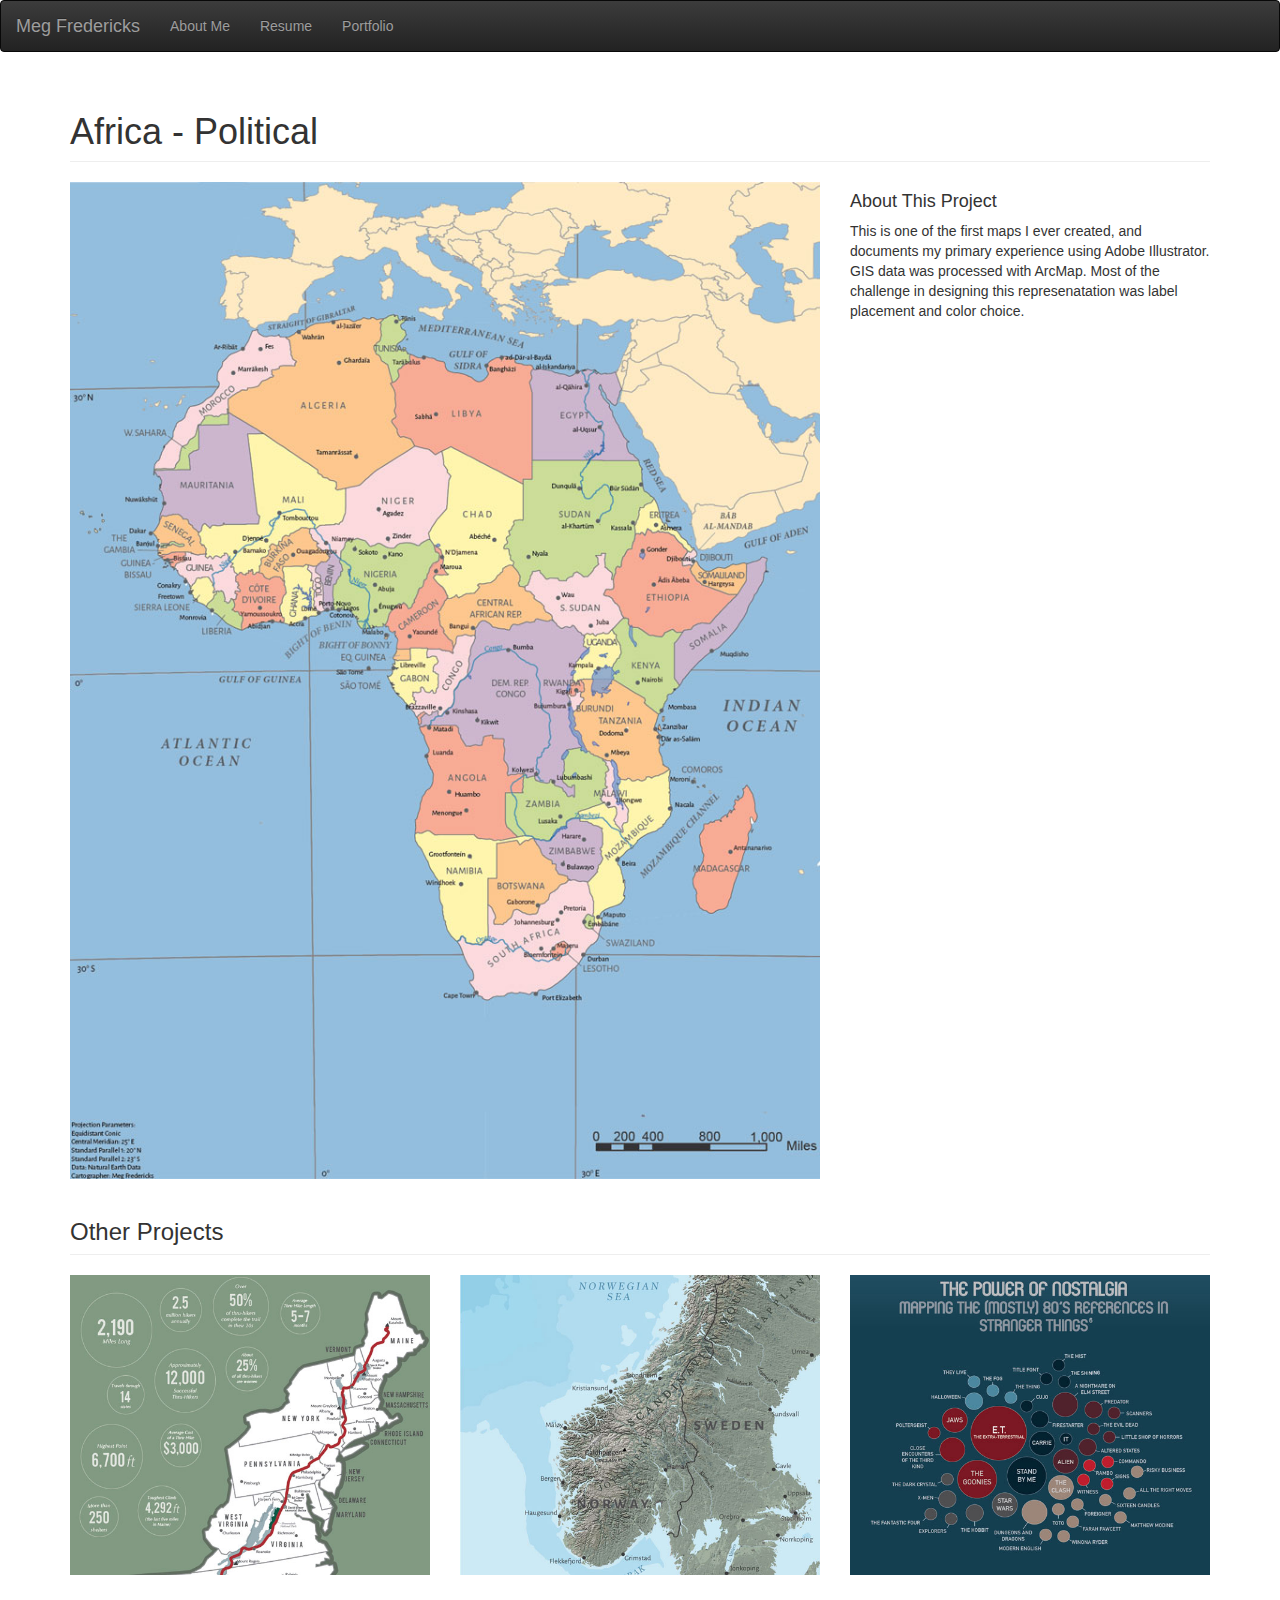
<file: africa.html>
<!DOCTYPE html>
<html>
	<head>
		<meta charset="utf-8">
		<meta name= "viewport" content="width=device-width, initial-scale=1"/>
		<meta name= "keywords" content="maps, cartography" />
		<title>Meg Fredericks</title>

		<link rel= "stylesheet" href="css/bootstrap.min.css" />
		<link rel= "stylesheet" href="css/bootstrap-theme.min.css" />
		<link rel= "stylesheet" href="css/portfolio-page.css" />
		<script type="text/javascript" src="js/jquery-3.1.1.min.js"></script>
		<script type="text/javascript" src="js/bootstrap.min.js"></script>
	</head>
	<body>
	
	<!--navbar-->
	<nav class="navbar navbar-inverse">
  <div class="container-fluid">
    <div class="navbar-header">
      <button type="button" class="navbar-toggle" data-toggle="collapse" data-target="#myNavbar">
        <span class="icon-bar"></span>
        <span class="icon-bar"></span>
        <span class="icon-bar"></span>                        
      </button>
      <a class="navbar-brand" href="index.html">Meg Fredericks</a>
    </div>
    <div class="collapse navbar-collapse" id="myNavbar">
      <ul class="nav navbar-nav">
        <li class="dropdown">
    	<li><a href="about.html">About Me</a></li>
        <li><a href="resume.html">Resume</a></li>
        <li><a href="portfolio.html">Portfolio</a></li>
      </ul>
    </div>
  </div>
</nav>
	

    <div class="container">

        <div class="row">
            <div class="col-lg-12">
                <h1 class="page-header">Africa - Political
                </h1>
            </div>
        </div>
 

     
        <div class="row">

            <div class="col-md-8 col-sm-12 col-xs-12">
                <img class="img-responsive" src="images/africa_full.jpg" alt="Africa">
            </div>

            <div class="col-md-4 col-sm-12 col-xs-12">
                <h4>About This Project</h4>
                <p>This is one of the first maps I ever created, and documents my primary experience using Adobe Illustrator. GIS data was processed with ArcMap. Most of the challenge in designing this represenatation was label placement and color choice. </p>
            </div>

        </div>
        <!-- /.row -->

        <!-- Related Projects Row -->
        <div class="row">

            <div class="col-lg-12">
                <h3 class="page-header">Other Projects</h3>
            </div>

            <div class="col-sm-4 col-sm-4 col-xs-12">
                <a href="AT.html">
                    <img class="img-responsive portfolio-item" src="images/AT.jpg" alt="Appalachain Trail">
                </a>
            </div>

            <div class="col-md-4 col-sm-4 col-xs-12">
                <a href="scandinavia_terrain.html">
                    <img class="img-responsive portfolio-item" src="images/scandinavia_terrain.jpg" alt="Scandinavia Terrain">
                </a>
            </div>

            <div class="col-md-4 col-sm-4 col-xs-12">
                <a href="strangerthings.html">
                    <img class="img-responsive portfolio-item" src="images/strangerthings.jpg" alt="Stranger Things">
                </a>
            </div>

  

        </div>

</body>

</html>
</file>
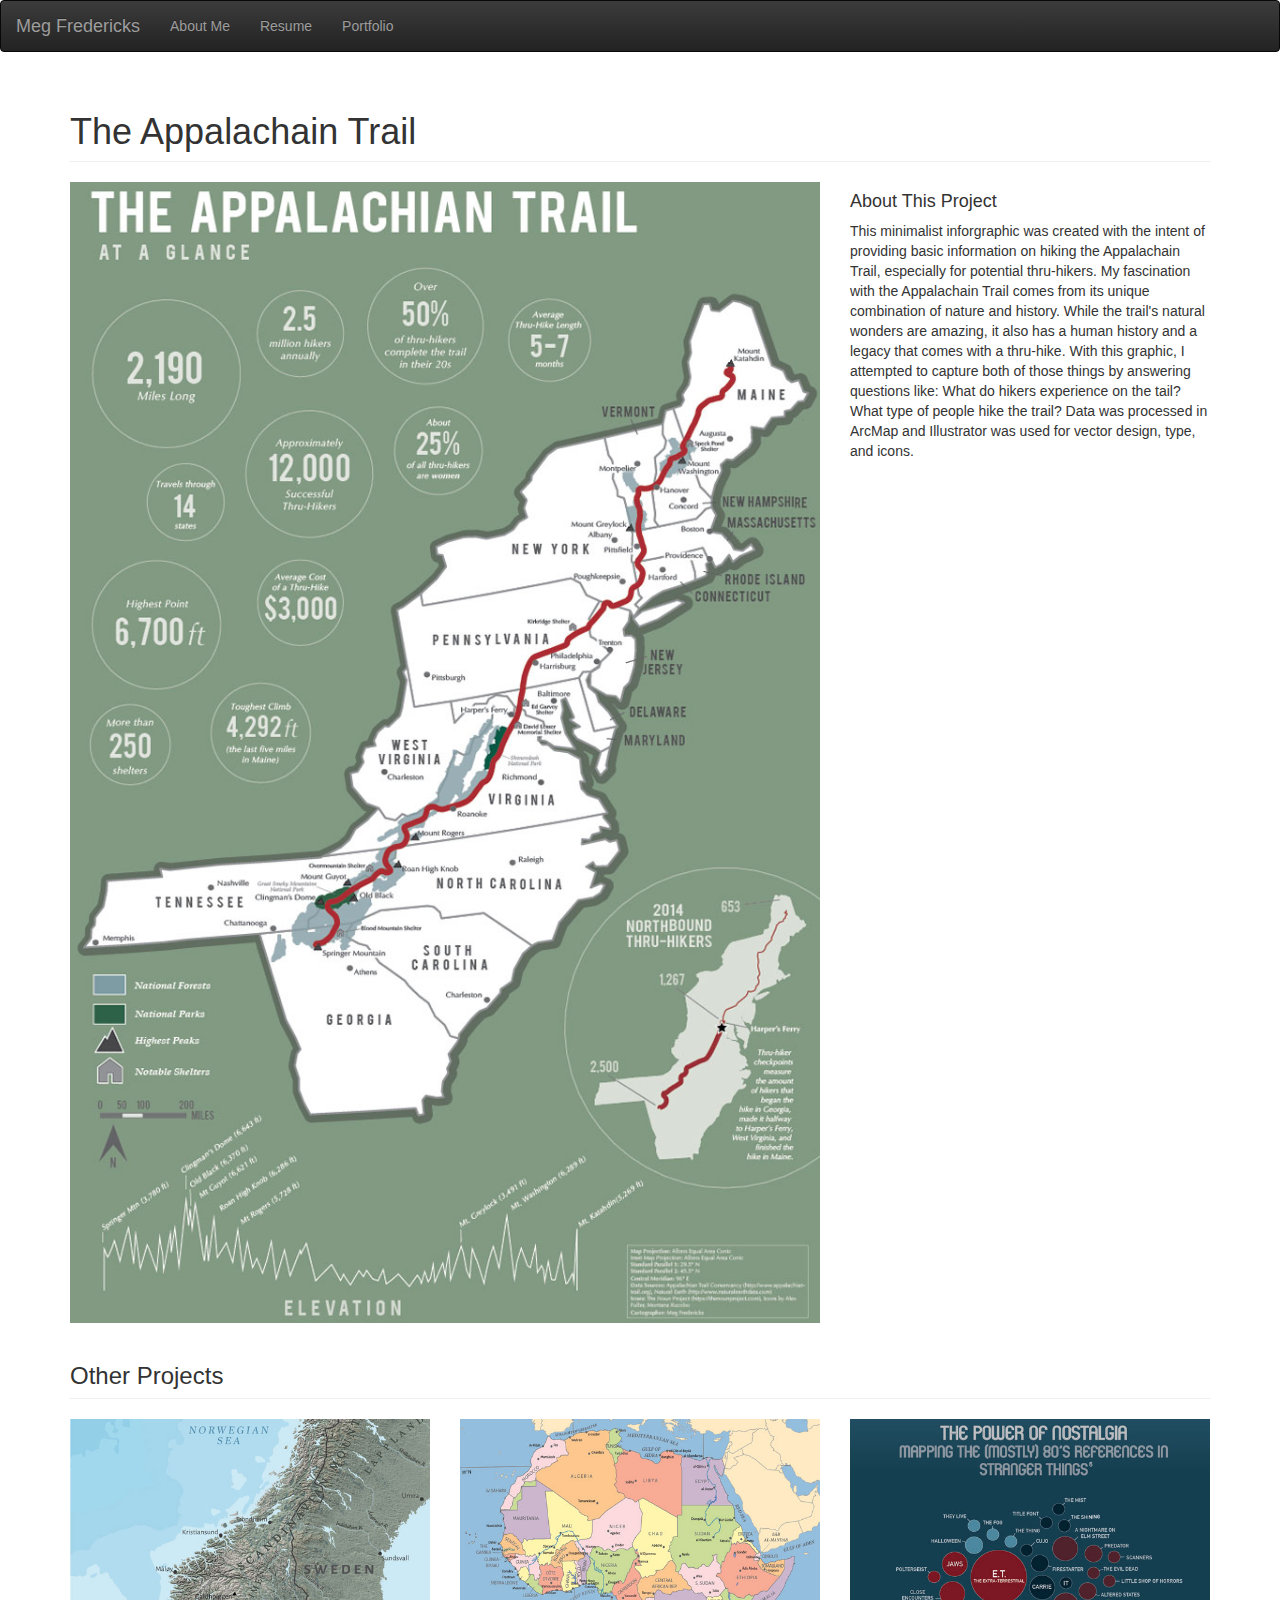
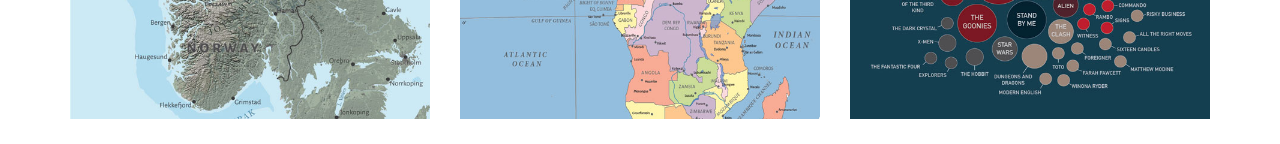
<file: AT.html>
<!DOCTYPE html>
<html>
	<head>
		<meta charset=utf-8>
		<link rel= "stylesheet" href="css/bootstrap.min.css" />
		<link rel= "stylesheet" href="css/bootstrap-theme.min.css" />
		<link rel= "stylesheet" href="css/portfolio-page.css" />
		<script type="text/javascript" src="js/jquery-3.1.1.min.js"></script>
		<script type="text/javascript" src="js/bootstrap.min.js"></script>
	</head>
	<body>
	<!--navbar-->
<nav class="navbar navbar-inverse">
  <div class="container-fluid">
    <div class="navbar-header">
      <button type="button" class="navbar-toggle" data-toggle="collapse" data-target="#myNavbar">
        <span class="icon-bar"></span>
        <span class="icon-bar"></span>
        <span class="icon-bar"></span>                        
      </button>
      <a class="navbar-brand" href="index.html">Meg Fredericks</a>
    </div>
    <div class="collapse navbar-collapse" id="myNavbar">
      <ul class="nav navbar-nav">
        <li class="dropdown">
    	<li><a href="about.html">About Me</a></li>
        <li><a href="resume.html">Resume</a></li>
        <li><a href="portfolio.html">Portfolio</a></li>
      </ul>
    </div>
  </div>
</nav>
	
  <!-- Page Content -->
    <div class="container">

        <!-- Portfolio Item Heading -->
        <div class="row">
            <div class="col-lg-12">
                <h1 class="page-header">The Appalachain Trail
                </h1>
            </div>
        </div>
        <!-- /.row -->

        <!-- Portfolio Item Row -->
        <div class="row">

            <div class="col-md-8 col-sm-12 col-xs-12">
                <img class="img-responsive" src="images/AT_full.jpg" alt="Appalachain Trail">
            </div>

            <div class="col-md-4 col-sm-12 col-xs-12">
            <h4>About This Project</h4>
                <p>This minimalist inforgraphic was created with the intent of providing basic information on hiking the Appalachain Trail, especially for potential thru-hikers. My fascination with the Appalachain Trail comes from its unique combination of nature and history. While the trail's natural wonders are amazing, it also has a human history and a legacy that comes with a thru-hike. With this graphic, I attempted to capture both of those things by answering questions like: What do hikers experience on the tail? What type of people hike the trail? 
                
                Data was processed in ArcMap and Illustrator was used for vector design, type, and icons.</p>
            </div>

        </div>
        <!-- /.row -->

        <!-- Related Projects Row -->
        <div class="row">

            <div class="col-lg-12">
                <h3 class="page-header">Other Projects</h3>
            </div>

            <div class="col-md-4 col-sm-4 col-xs-12">
                <a href="scandinavia_terrain.html">
                    <img class="img-responsive portfolio-item" src="images/scandinavia_terrain.jpg" alt="Scandinavia Terrain">
                </a>
            </div>

            <div class="col-md-4 col-sm-4 col-sm-4 col-xs-12">
                <a href="africa.html">
                    <img class="img-responsive portfolio-item" src="images/africa.jpg" alt="Africa Map">
                </a>
            </div>

            <div class="col-md-4 col-sm-4 col-xs-12">
                <a href="strangerthings.html">
                    <img class="img-responsive portfolio-item" src="images/strangerthings.jpg" alt="Stranger Things">
                </a>
            </div>

  

        </div>

</body>

</html>
</file>
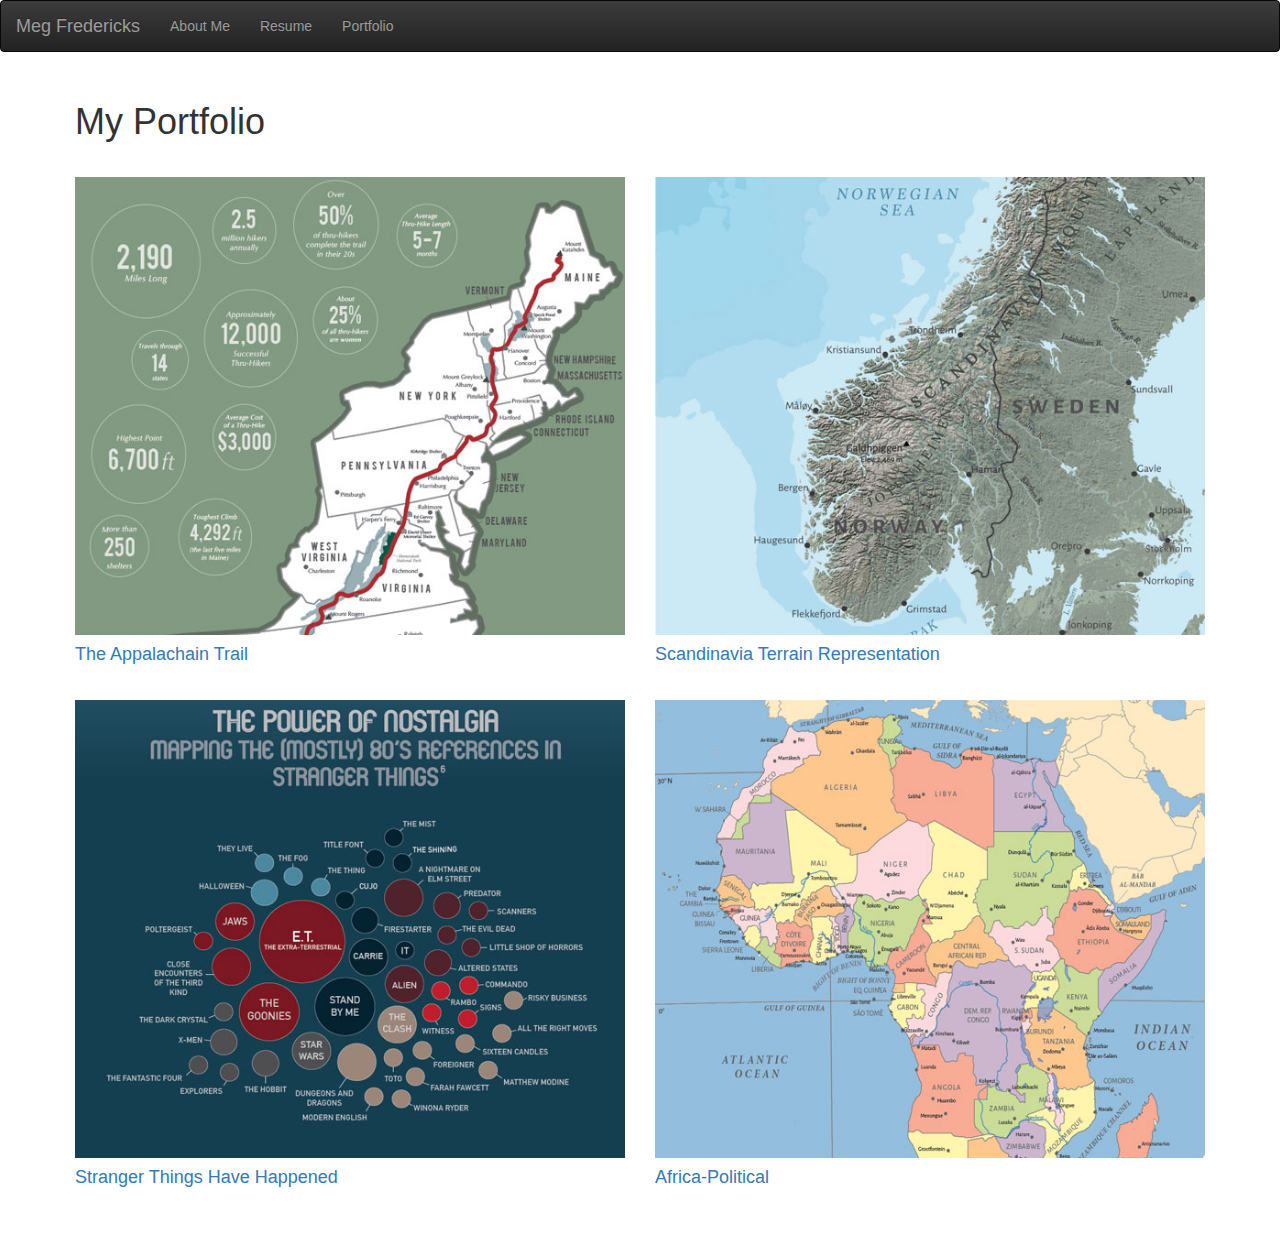
<file: portfolio.html>
<!DOCTYPE html>
<html>
	<head>
		<meta charset=utf-8>
		<link rel= "stylesheet" href="css/bootstrap.min.css" />
		<link rel= "stylesheet" href="css/bootstrap-theme.min.css" />
		<link rel= "stylesheet" href="css/portfolio.css" />
		<script type="text/javascript" src="js/jquery-3.1.1.min.js"></script>
		<script type="text/javascript" src="js/bootstrap.min.js"></script>

</head>
<body>
	

	<!--navbar-->
<nav class="navbar navbar-inverse">
  <div class="container-fluid">
    <div class="navbar-header">
      <button type="button" class="navbar-toggle" data-toggle="collapse" data-target="#myNavbar">
        <span class="icon-bar"></span>
        <span class="icon-bar"></span>
        <span class="icon-bar"></span>                        
      </button>
      <a class="navbar-brand" href="index.html">Meg Fredericks</a>
    </div>
    <div class="collapse navbar-collapse" id="myNavbar">
      <ul class="nav navbar-nav">
        <li class="dropdown">
    	<li><a href="about.html">About Me</a></li>
        <li><a href="resume.html">Resume</a></li>
        <li><a href="portfolio.html">Portfolio</a></li>
      </ul>
    </div>
  </div>
</nav>

<div class="container">		
	<div class="row">
	<div class="col-lg-12">
		<h1 class="Page Header">My Portfolio</h1>
	</div>	
</div>
	
		<!-- thumbnails -->
		<div class="row">
			<div class="col-md-6 col-sm-6 col-xs-6 portfolio-thumbnail" >
					<a href="AT.html">
						<img src="images/AT.jpg" alt="Appalachain Trail" class="img-responsive" />
					</a>
					<h4> 
					<a href="AT.html">The Appalachain Trail</a> </p>
					</h4>
				</div>
					
			<div class="col-md-6 col-sm-6 col-xs-6 portfolio-thumbnail">
						<a href = "scandinavia_terrain.html">
					<img src="images/scandinavia_terrain.jpg" alt= "Scandinavia Terrain"  class="img-responsive" />
				</a>
				<h4> 
					<a href="scandinavia_terrain.html">Scandinavia Terrain Representation</a> </p>
					</h4>
				</div>
			</div>

			
		<div class="row">
			<div class="col-md-6 col-sm-6 col-xs-6 portfolio-thumbnail">
				<a href = "strangerthings.html">
					<img src="images/strangerthings.jpg" alt="Stranger Things" class="img-responsive"/>
					</a>
					<h4> 
					<a href="strangerthings.html">Stranger Things Have Happened</a> </p>
					</h4>
				</div>
				
				<div class="col-md-6 col-sm-6 col-xs-6 portfolio-thumbnail">
				<a href = "africa.html">
					<img src="images/africa.jpg" alt="Africa Map" class="img-responsive"/>
					</a>
					<h4> 
					<a href="africa.html">Africa-Political</a> </p>
					</h4>
				</div>
			</div>
				
				</div>
			</div>	
		</body>
	</html>
</file>
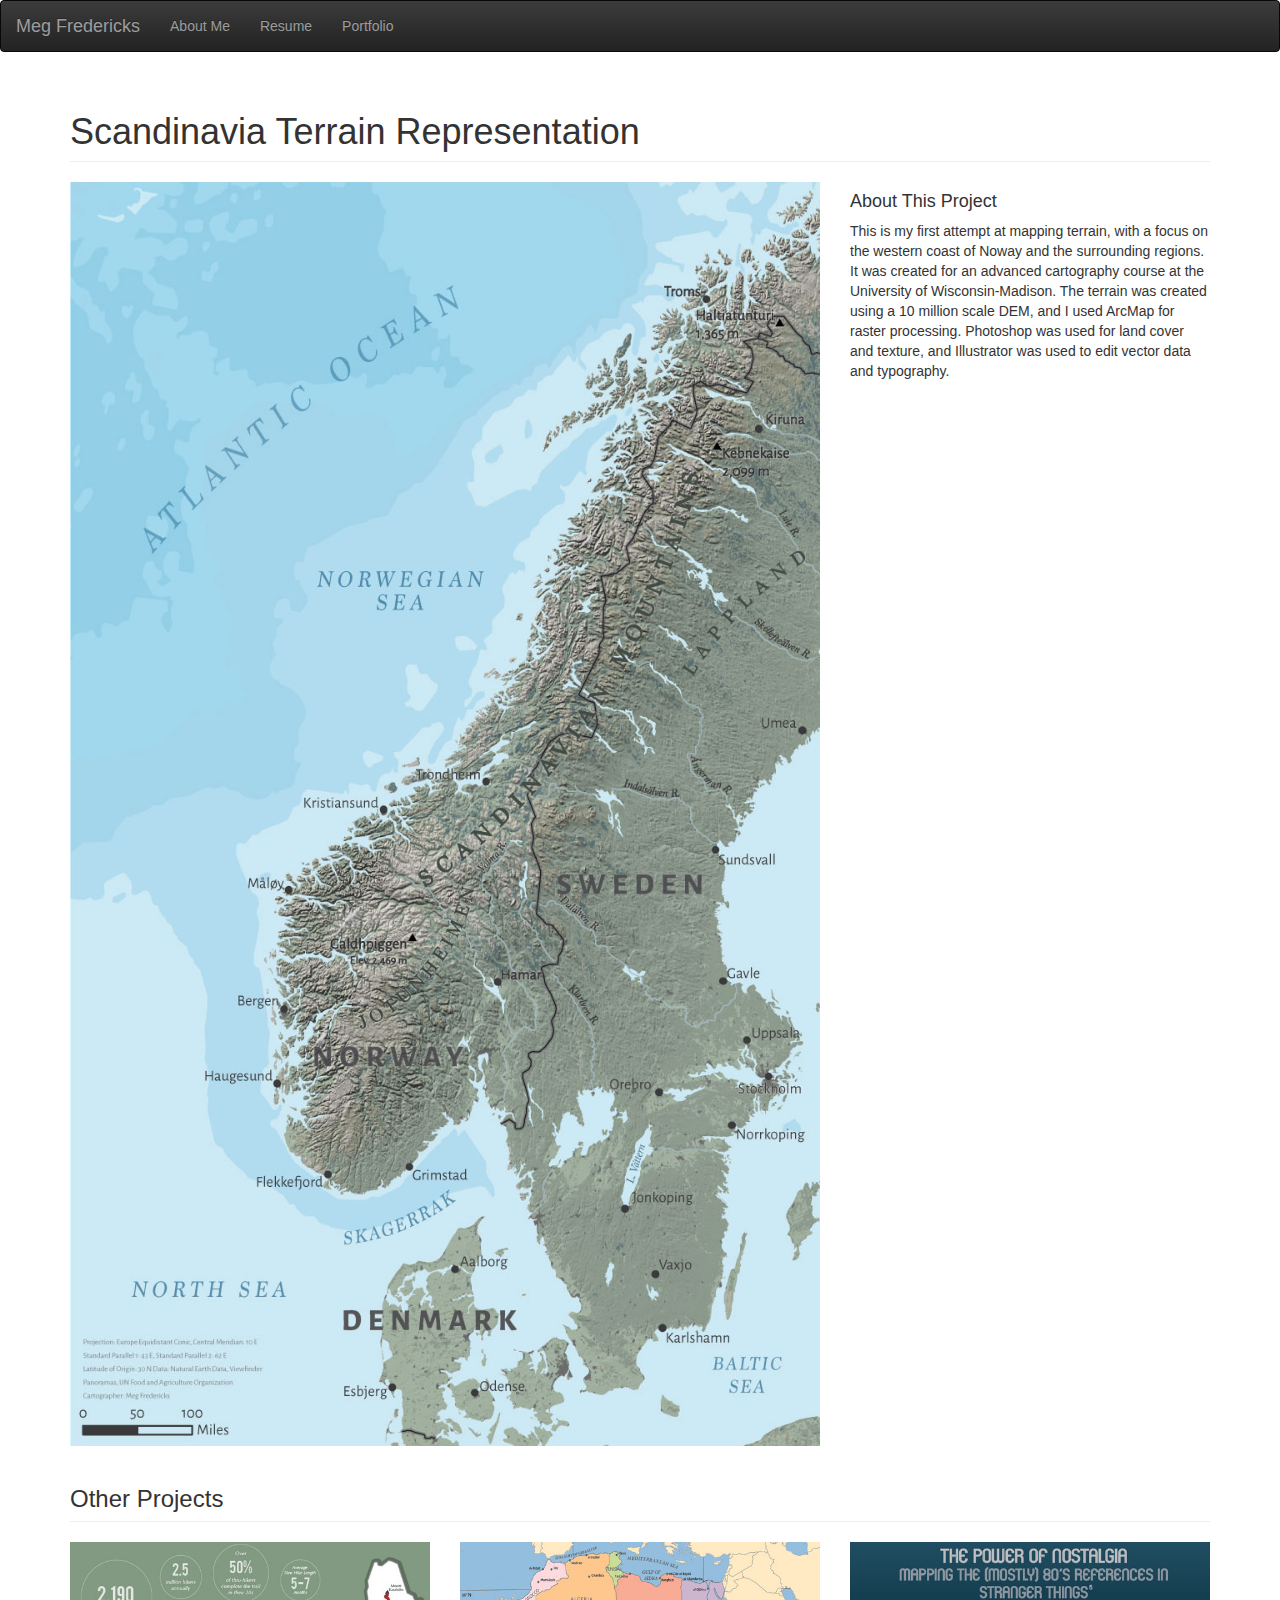
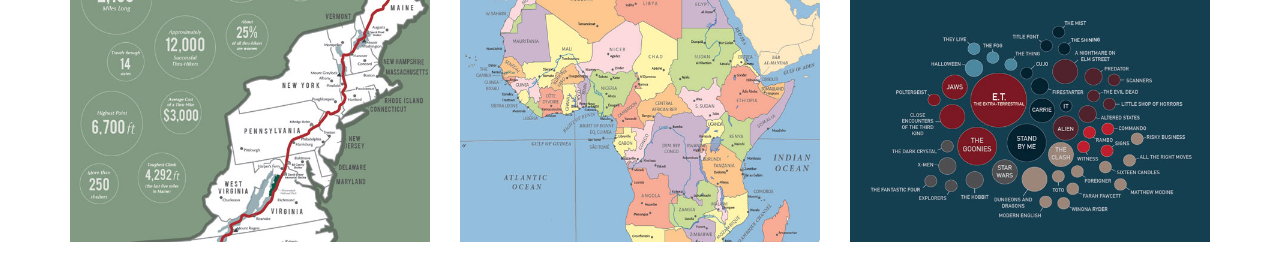
<file: scandinavia_terrain.html>
<!DOCTYPE html>
<html>
	<head>
		<meta charset=utf-8>
		<link rel= "stylesheet" href="css/bootstrap.min.css" />
		<link rel= "stylesheet" href="css/bootstrap-theme.min.css" />
		<link rel= "stylesheet" href="css/portfolio-page.css" />
		<script type="text/javascript" src="js/jquery-3.1.1.min.js"></script>
		<script type="text/javascript" src="js/bootstrap.min.js"></script>
	</head>
	<body>
	<!--navbar-->
<nav class="navbar navbar-inverse">
  <div class="container-fluid">
    <div class="navbar-header">
      <button type="button" class="navbar-toggle" data-toggle="collapse" data-target="#myNavbar">
        <span class="icon-bar"></span>
        <span class="icon-bar"></span>
        <span class="icon-bar"></span>                        
      </button>
      <a class="navbar-brand" href="index.html">Meg Fredericks</a>
    </div>
    <div class="collapse navbar-collapse" id="myNavbar">
      <ul class="nav navbar-nav">
        <li class="dropdown">
    	<li><a href="about.html">About Me</a></li>
        <li><a href="resume.html">Resume</a></li>
        <li><a href="portfolio.html">Portfolio</a></li>
      </ul>
    </div>
  </div>
</nav>

    <div class="container">

        <div class="row">
            <div class="col-lg-12">
                <h1 class="page-header">Scandinavia Terrain Representation
                </h1>
            </div>
        </div>
 

     
        <div class="row">

            <div class="col-md-8 col-sm-10 col-xs-12">
                <img class="img-responsive" src="images/scandinavia_terrain_full.jpg" alt="Scandinavia Terrain">
            </div>

            <div class="col-md-4 col-sm-12 col-xs-12">
                <h4>About This Project</h4>
                <p> This is my first attempt at mapping terrain, with a focus on the western coast of Noway and the surrounding regions. It was created for an advanced cartography course at the University of Wisconsin-Madison. The terrain was created using a 10 million scale DEM, and I used ArcMap for raster processing. Photoshop was used for land cover and texture, and Illustrator was used to edit vector data and typography.</p>
            </div>

        </div>
        <!-- /.row -->

        <!-- Related Projects Row -->
        <div class="row">

            <div class="col-lg-12">
                <h3 class="page-header">Other Projects</h3>
            </div>

            <div class="col-sm-4 col-sm-4 col-xs-12">
                <a href="AT.html">
                    <img class="img-responsive portfolio-item" src="images/AT.jpg" alt="Appalachain Trail">
                </a>
            </div>

            <div class="col-md-4 col-sm-4 col-xs-12">
                <a href="africa.html">
                    <img class="img-responsive portfolio-item" src="images/africa.jpg" alt="Africa">
                </a>
            </div>

            <div class="col-md-4 col-sm-4 col-xs-12">
                <a href="strangerthings.html">
                    <img class="img-responsive portfolio-item" src="images/strangerthings.jpg" alt="Stranger Things">
                </a>
            </div>

  

        </div>

</body>

</html>
</file>
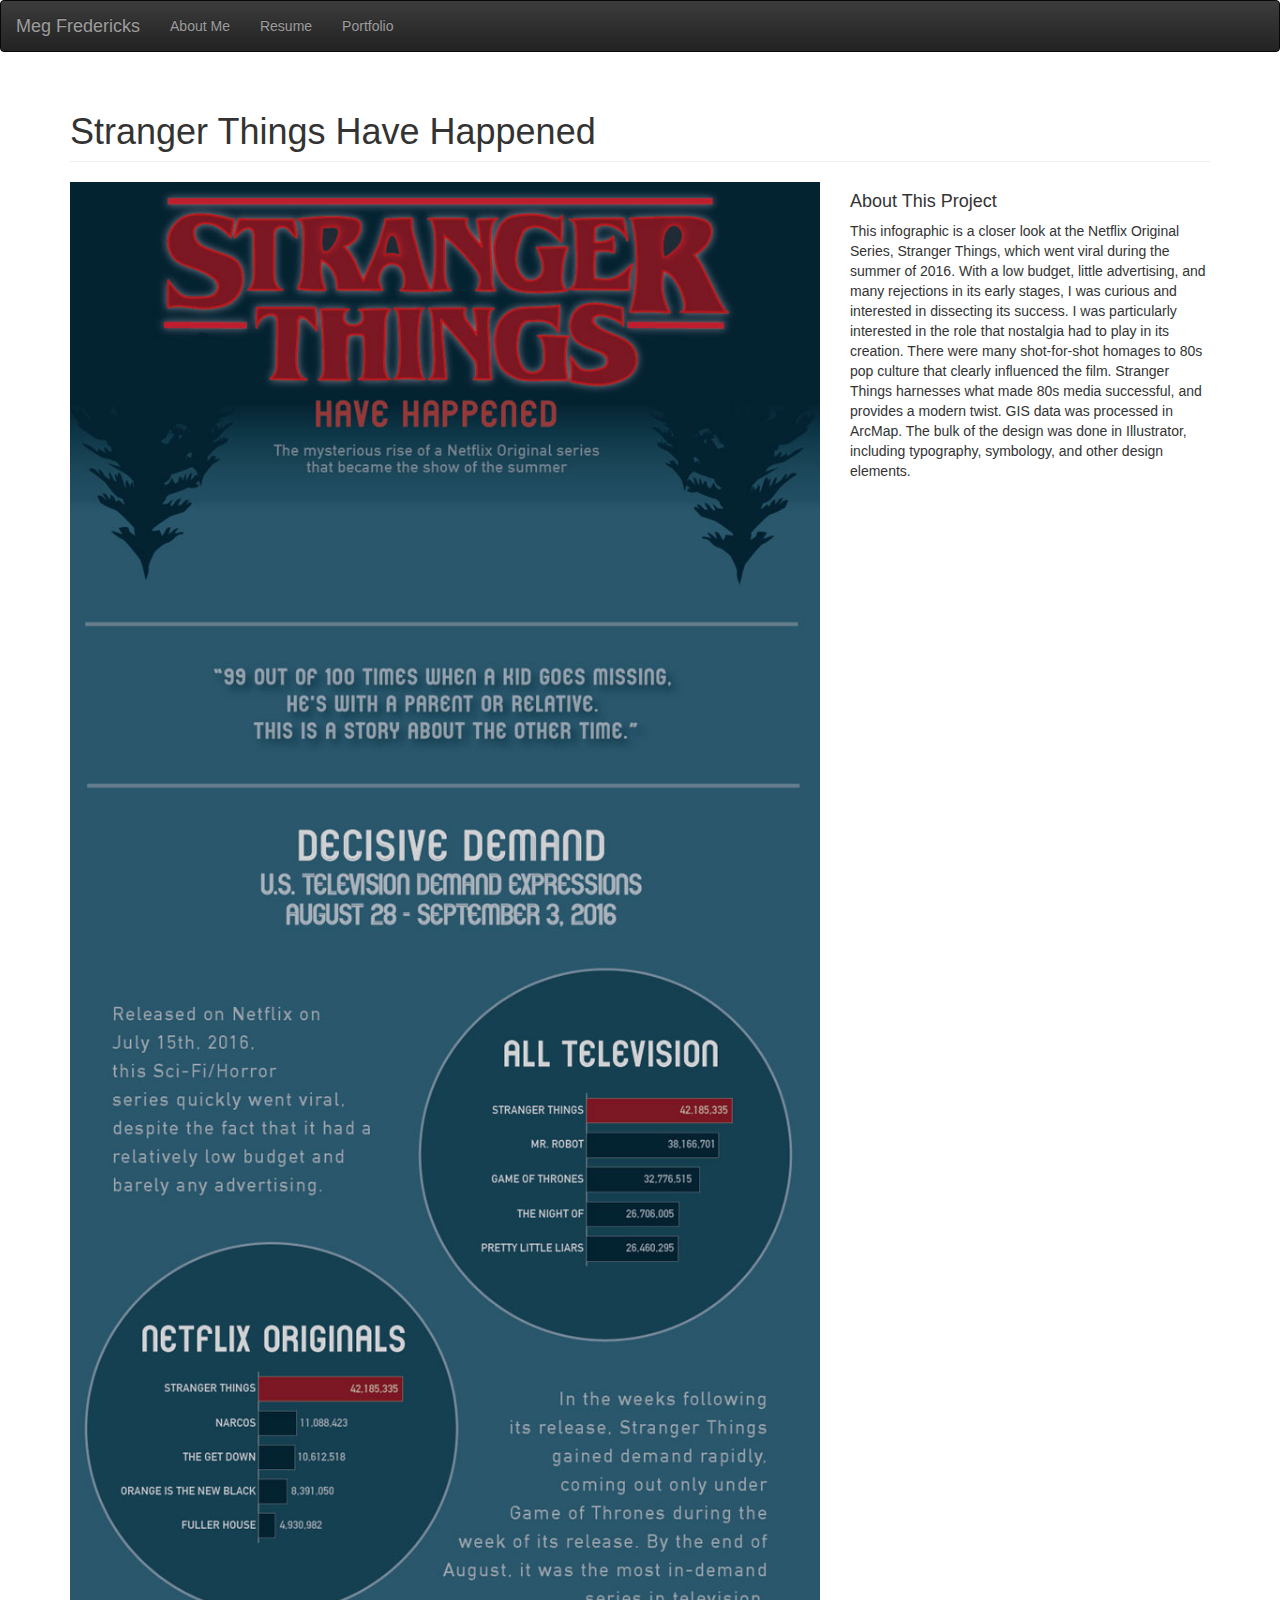
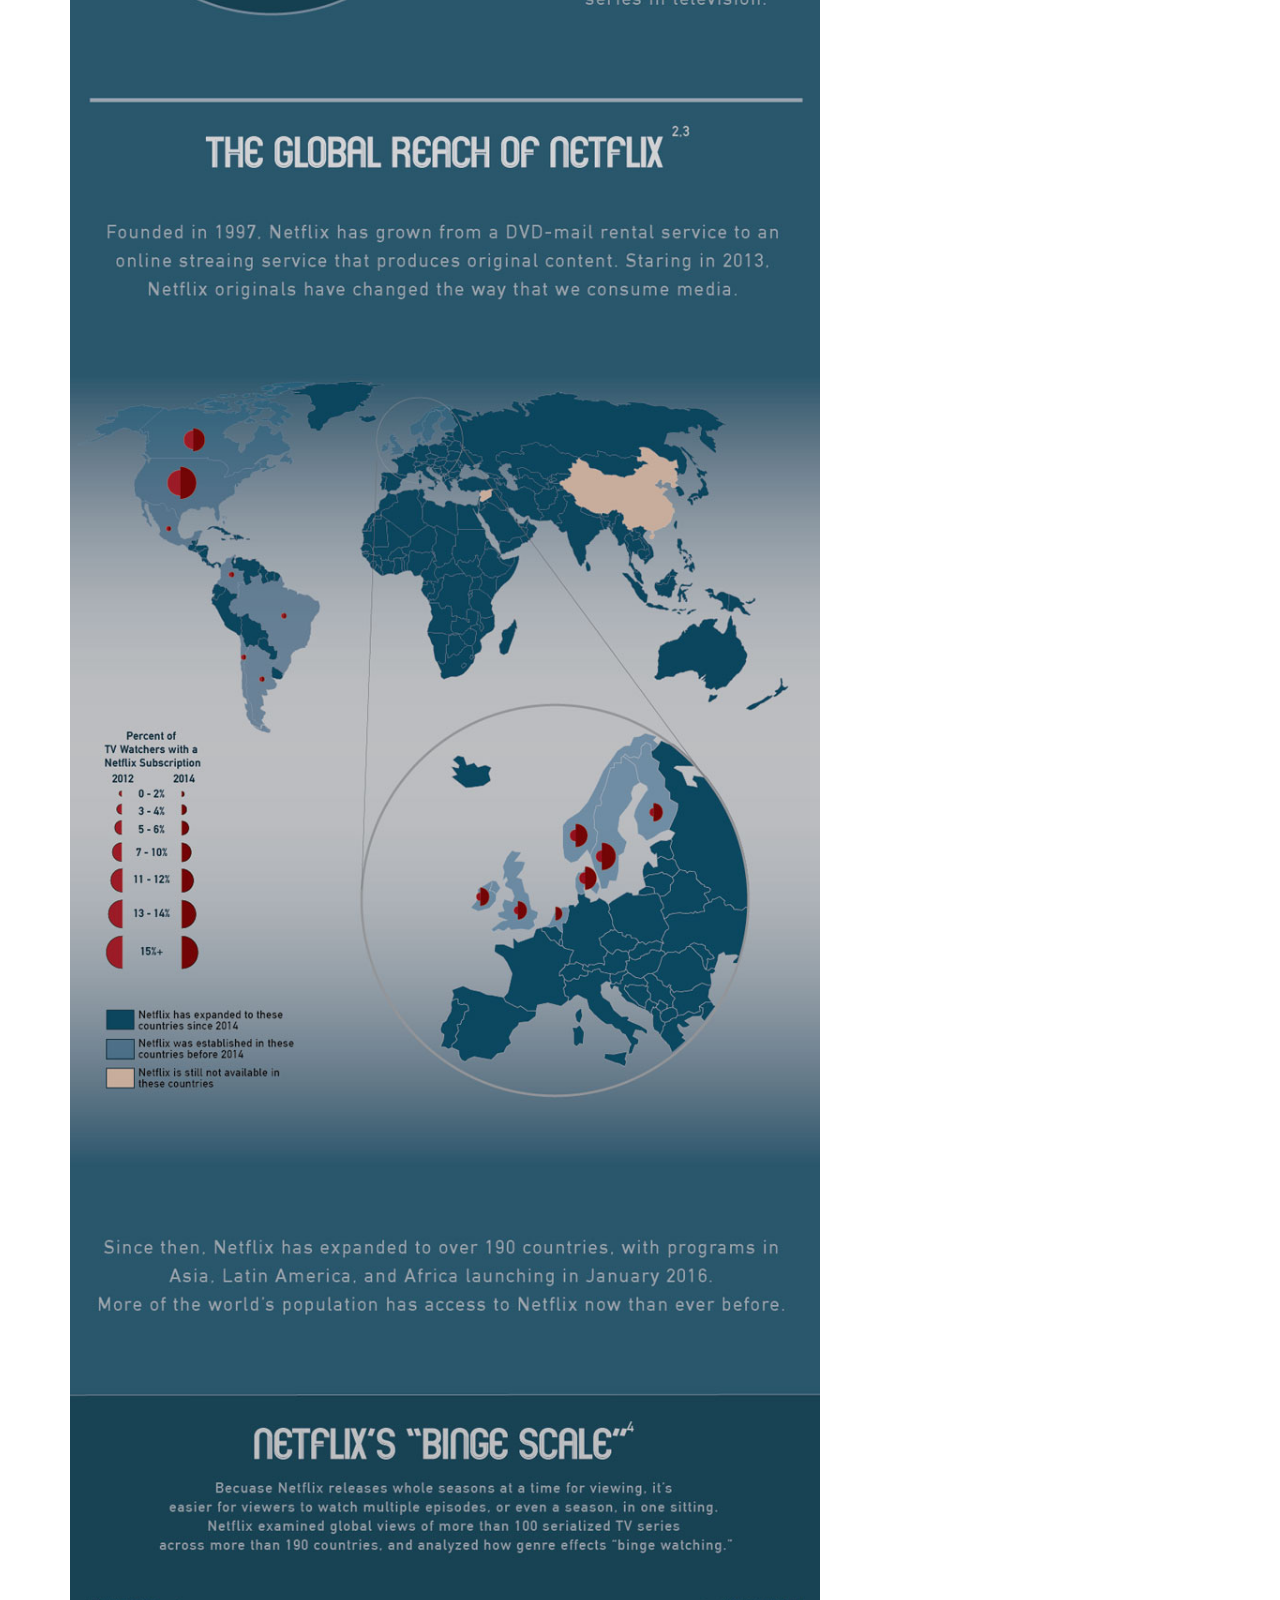
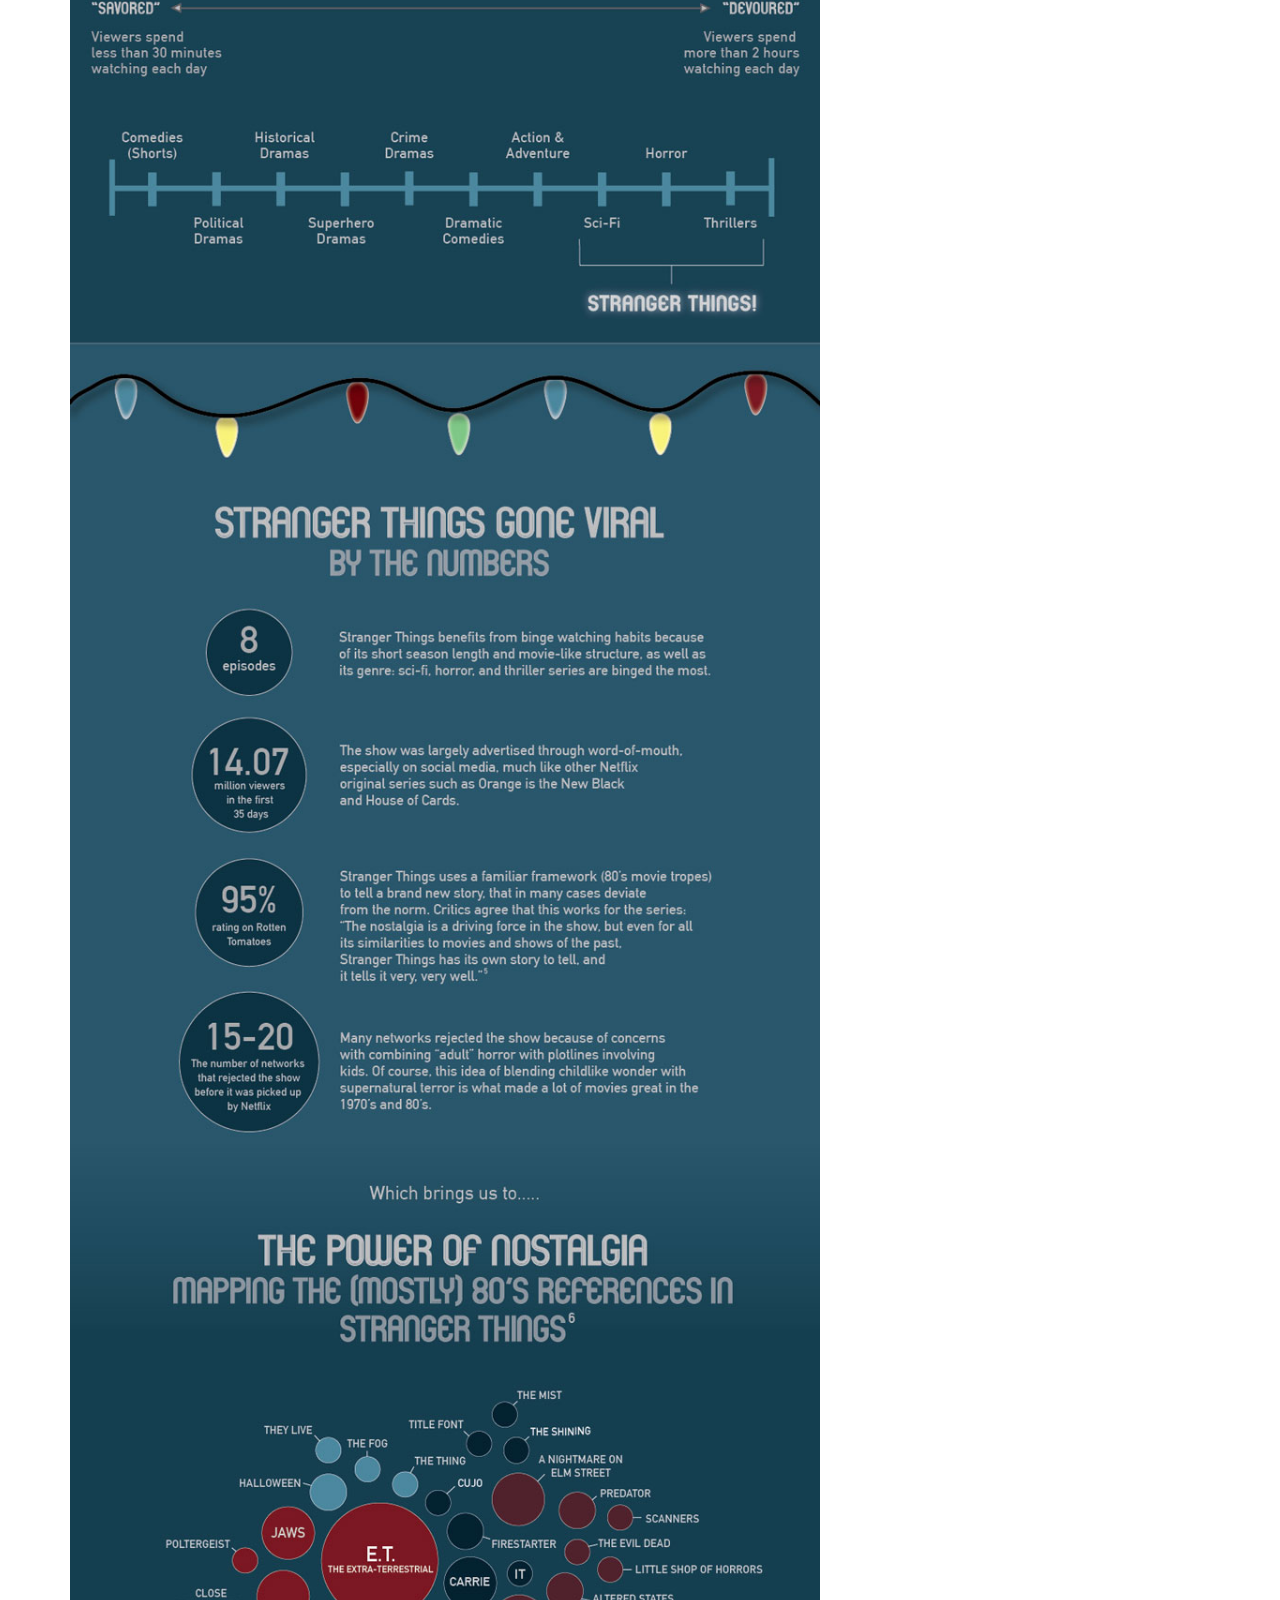
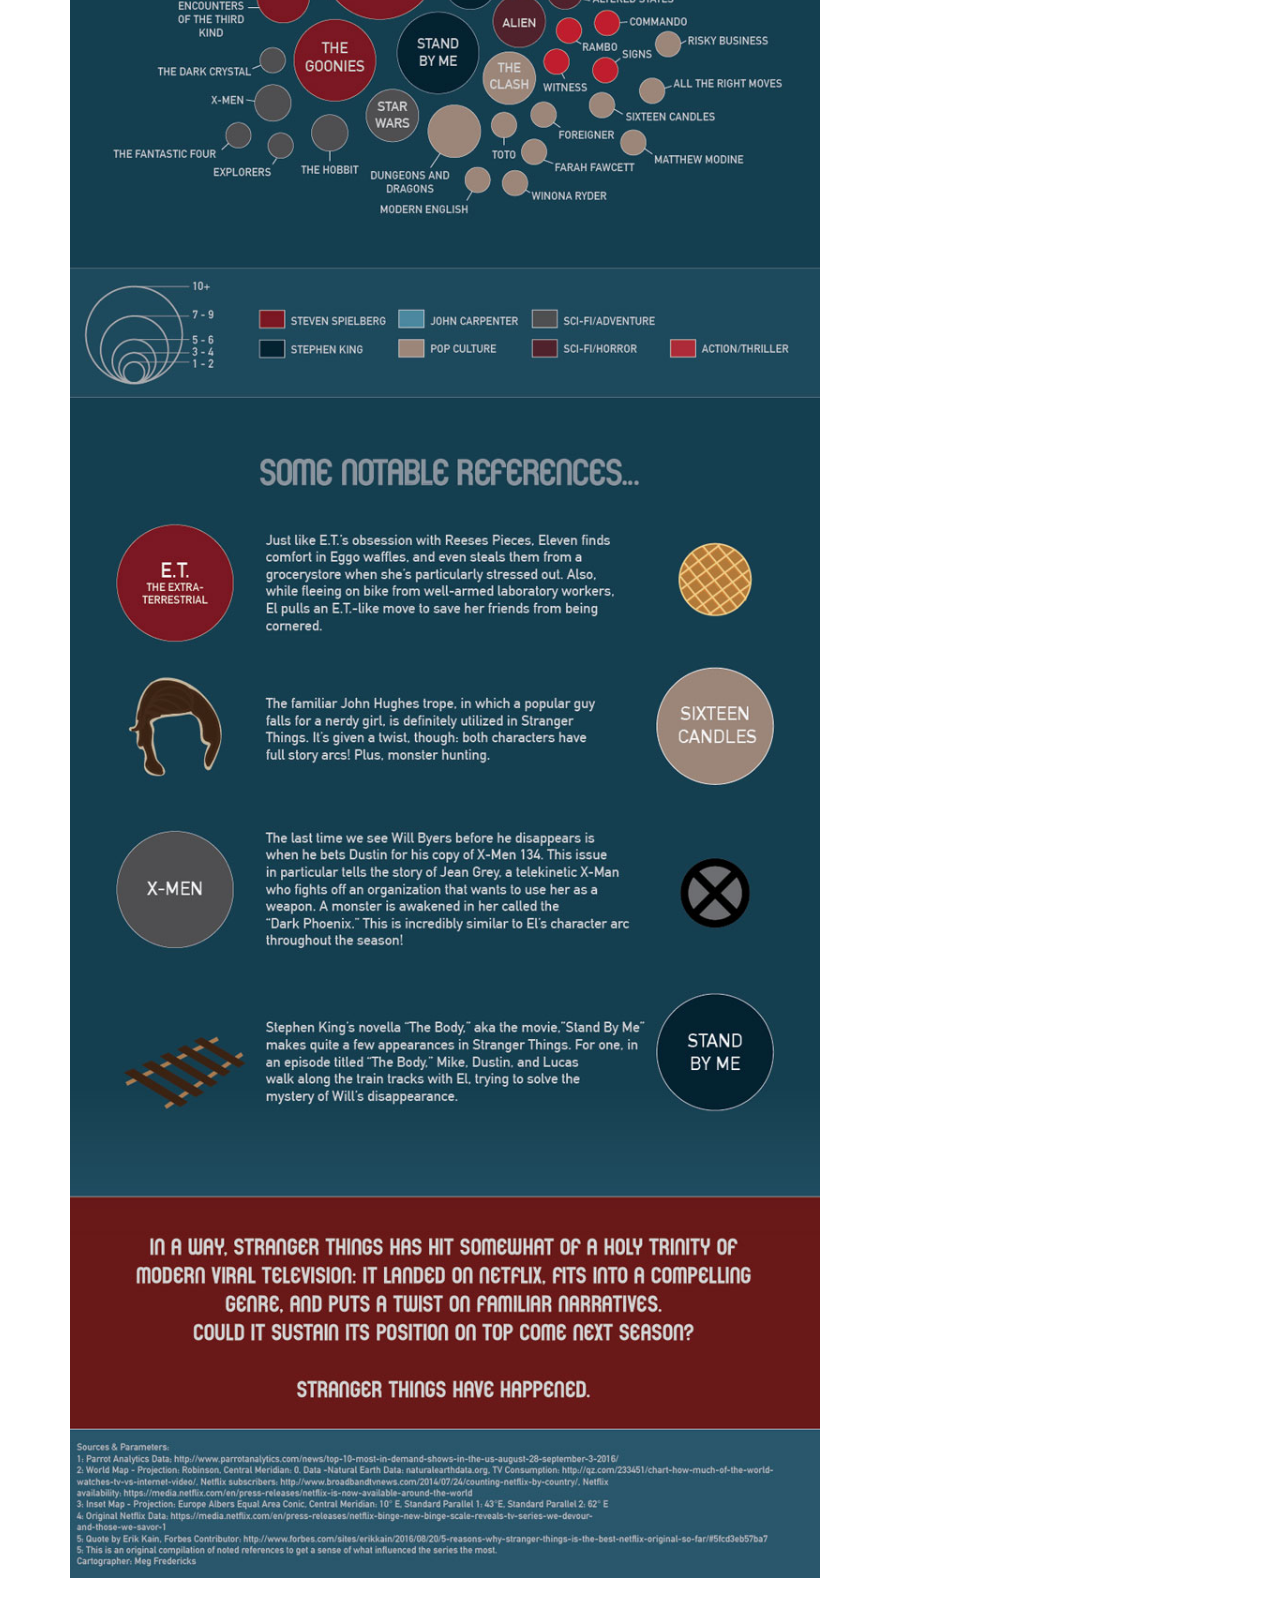
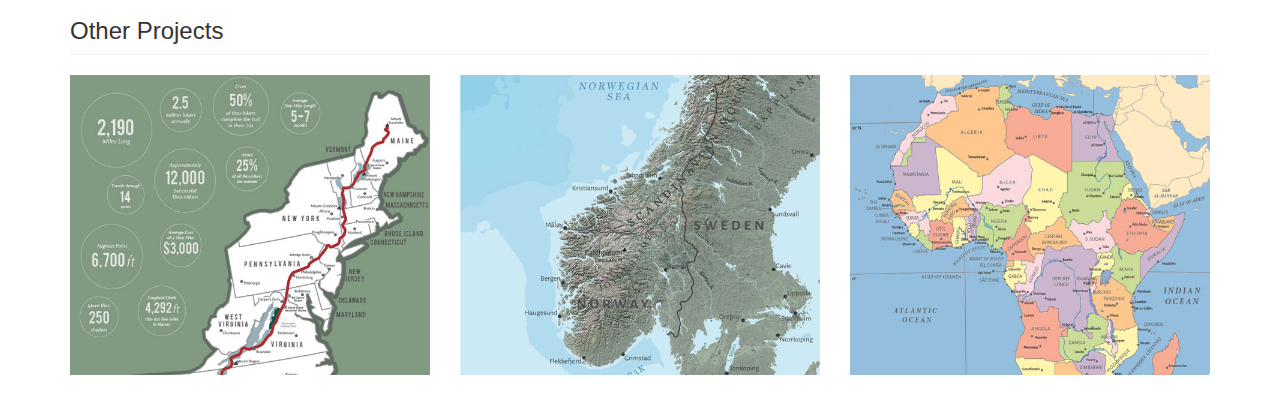
<file: strangerthings.html>
<!DOCTYPE html>
<html>
	<head>
		<meta charset=utf-8>
		<link rel= "stylesheet" href="css/bootstrap.min.css" />
		<link rel= "stylesheet" href="css/bootstrap-theme.min.css" />
		<link rel= "stylesheet" href="css/portfolio-page.css" />
		<script type="text/javascript" src="js/jquery-3.1.1.min.js"></script>
		<script type="text/javascript" src="js/bootstrap.min.js"></script>
	</head>
	<body>
	<!--navbar-->
<nav class="navbar navbar-inverse">
  <div class="container-fluid">
    <div class="navbar-header">
      <button type="button" class="navbar-toggle" data-toggle="collapse" data-target="#myNavbar">
        <span class="icon-bar"></span>
        <span class="icon-bar"></span>
        <span class="icon-bar"></span>                        
      </button>
      <a class="navbar-brand" href="index.html">Meg Fredericks</a>
    </div>
    <div class="collapse navbar-collapse" id="myNavbar">
      <ul class="nav navbar-nav">
        <li class="dropdown">
    	<li><a href="about.html">About Me</a></li>
        <li><a href="resume.html">Resume</a></li>
        <li><a href="portfolio.html">Portfolio</a></li>
      </ul>
    </div>
  </div>
</nav>

    <div class="container">

        <div class="row">
            <div class="col-lg-12">
                <h1 class="page-header">Stranger Things Have Happened
                </h1>
            </div>
        </div>
 

     
        <div class="row">

            <div class="col-md-8 col-sm-10 col-xs-12">
                <img class="img-responsive" src="images/strangerthings_full.jpg" alt="Stranger Things">
            </div>

            <div class="col-md-4 col-sm-12 col-xs-12">
            <h4>About This Project</h4>
                <p>This infographic is a closer look at the Netflix Original Series, Stranger Things, which went viral during the summer of 2016. With a low budget, little advertising, and many rejections in its early stages, I was curious and interested in dissecting its success. I was particularly interested in the role that nostalgia had to play in its creation. There were many shot-for-shot homages to 80s pop culture that clearly influenced the film. Stranger Things harnesses what made 80s media successful, and provides a modern twist. GIS data was processed in ArcMap. The bulk of the design was done in Illustrator, including typography, symbology, and other design elements.</p>
            </div>

        </div>
        <!-- /.row -->

        <!-- Related Projects Row -->
        <div class="row">

            <div class="col-lg-12">
                <h3 class="page-header">Other Projects</h3>
            </div>

            <div class="col-sm-4 col-sm-4 col-xs-12">
                <a href="AT.html">
                    <img class="img-responsive portfolio-item" src="images/AT.jpg" alt="Appalachain Trail">
                </a>
            </div>

            <div class="col-md-4 col-sm-4 col-xs-12">
                <a href="scandinavia_terrain.html">
                    <img class="img-responsive portfolio-item" src="images/scandinavia_terrain.jpg" alt="Scandinavia Terrain">
                </a>
            </div>

            <div class="col-md-4 col-sm-4 col-xs-12">
                <a href="africa.html">
                    <img class="img-responsive portfolio-item" src="images/africa.jpg" alt="Africa">
                </a>
           </div>

        </div>

</body>

</html>
</file>
<file: css/portfolio-page.css>
.portfolio-item {
    margin-bottom: 25px;
}

footer {
    margin: 50px 0;
}
</file>
<file: css/portfolio.css>
.portfolio-thumbnail{
	margin-bottom: 25px;
    
	}
	
img {width: 100%}

div.container {
    text-align: left;
    padding: 10px 20px;
   }
footer {
	margin: 50px 0;}
	
h1{
	padding-bottom: 25px;
	text-align:left;
}
</file>
